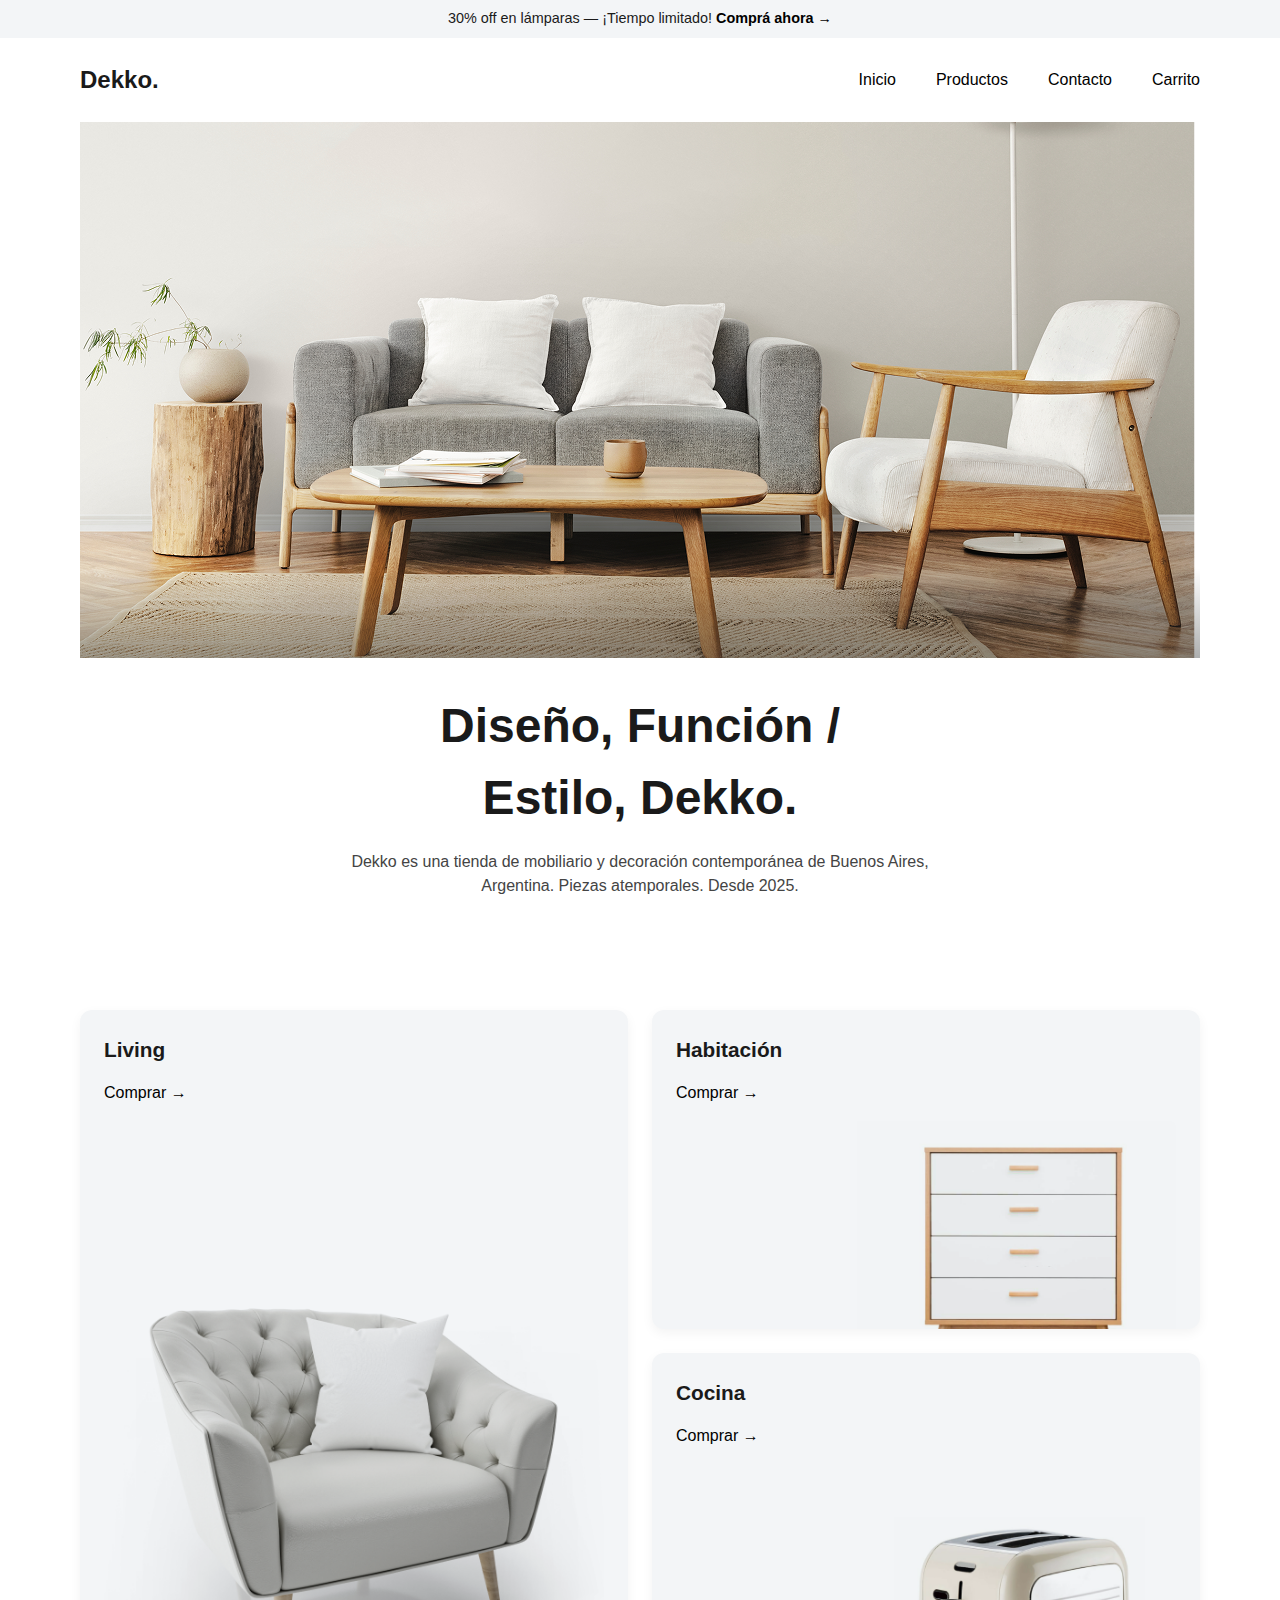
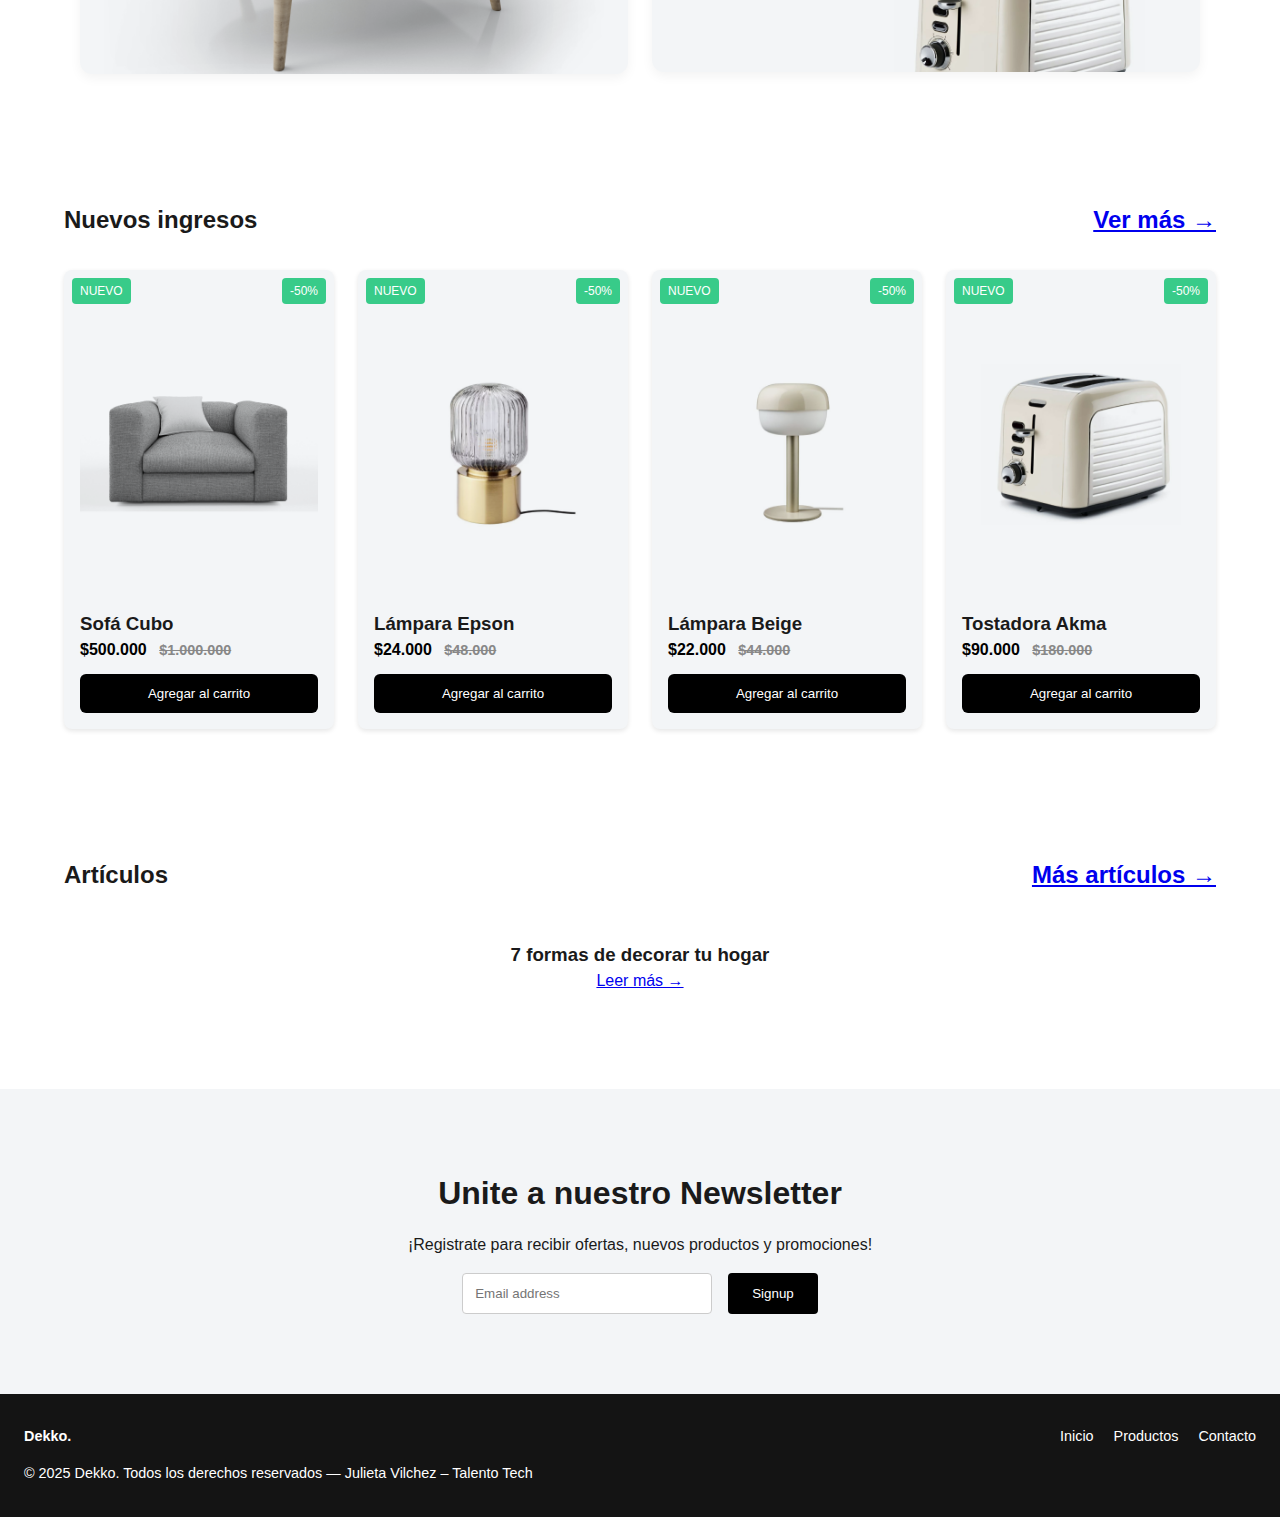
<file: index.html>
<!DOCTYPE html>
<html lang="es">
<head>
  <meta charset="UTF-8" />
  <meta name="viewport" content="width=device-width, initial-scale=1.0"/>
  <title>Dekko - Diseño Mobiliario</title>
  <link rel="stylesheet" href="styles/style.css">
  <link rel="dekko icon" href="img/logoDekko.png">
</head>
<body>
 <!-- header -->
 <header class="header">
  <div class="top-banner">
    <p>30% off en lámparas — ¡Tiempo limitado! <a href="Productos.html">Comprá ahora →</a></p>
  </div>

  <nav class="navbar">
    <div class="navbar-content">
      <div class="logo">Dekko.</div>
      <ul class="nav-links">
        <li><a href="index.html">Inicio</a></li>
        <li><a href="Productos.html">Productos</a></li>
        <li><a href="Contacto.html">Contacto</a></li>
        <li><a href="Carrito.html">Carrito</a></li>
      </ul>
    </div>
  </nav>
</header>

 <!-- hero -->
 <section class="hero">
  <div class="hero-image">
    <img src="img/heroImg1.png" alt="Sala de estar moderna con muebles Dekko" />
  </div>
  <div class="hero-content">
    <h1>Diseño, Función  /<br>Estilo, Dekko.</h1>
    <p>Dekko es una tienda de mobiliario y decoración contemporánea de Buenos Aires, Argentina. Piezas atemporales. Desde 2025.</p>
  </div>
</section>

 <!-- categorias -->

 <section class="categories">
  <div class="category living">
    <h2>Living</h2>
    <a href="Productos.html">Comprar →</a>
    <img src="img/livingImg.png" alt="Sillón gris" />
  </div>

  <div class="category-column">
    <div class="category habitacion">
      <h2>Habitación</h2>
      <a href="Productos.html">Comprar →</a>
      <img src="img/habitacionCard.png" alt="Cómoda de habitación" />
    </div>

    <div class="category cocina">
      <h2>Cocina</h2>
      <a href="#">Comprar →</a>
      <img src="img/cocinaCard.png" alt="Tostadora vintage color crema" />
    </div>
  </div>
</section>

<!-- ingresos -->
    <section class="nuevos-ingresos">
      <h2>Nuevos ingresos <a href="#">Ver más →</a></h2>
      <div class="product-grid">

        <!-- sofa -->
        <div class="product-card">
          <span class="label-new">NUEVO</span>
          <span class="discount">-50%</span>
          <img src="img/sofaCubo.png" alt="Sofá Cubo">
          <h3>Sofá Cubo</h3>
          <p class="price">$500.000 <span class="old-price">$1.000.000</span></p>
          <button>Agregar al carrito</button>
        </div>
        <!-- lampara epson -->
        <div class="product-card">
          <span class="label-new">NUEVO</span>
          <span class="discount">-50%</span>
          <img src="img/lampara.png" alt="Lámpara Epson">
          <h3>Lámpara Epson</h3>
          <p class="price">$24.000 <span class="old-price">$48.000</span></p>
          <button>Agregar al carrito</button>
        </div>
          <!-- lampara beige -->
        <div class="product-card">
          <span class="label-new">NUEVO</span>
          <span class="discount">-50%</span>
          <img src="img/lampara2.png" alt="Lámpara de mesa beige">
          <h3>Lámpara Beige</h3>
          <p class="price">$22.000 <span class="old-price">$44.000</span></p>
          <button>Agregar al carrito</button>
        </div>
          <!-- tostadora -->
        <div class="product-card">
          <span class="label-new">NUEVO</span>
          <span class="discount">-50%</span>
          <img src="img/tostadora.png" alt="Tostadora Akma">
          <h3>Tostadora Akma</h3>
          <p class="price">$90.000 <span class="old-price">$180.000</span></p>
          <button>Agregar al carrito</button>
        </div>
        <!-- agregar mas productos -->
         

      </div>
    </section>

    <section class="blog">
      <h2>Artículos <a href="#">Más artículos →</a></h2>
      <div class="blog-grid">
        <article>
          <!--<img src="img/decorarCocina.png" alt="">-->
          <h3>7 formas de decorar tu hogar</h3>
          <a href="#">Leer más →</a>
        </article> 
        <!-- agregar mas articulos -->
         
      </div>
    </section>

    <section class="newsletter">
      <h2>Unite a nuestro Newsletter</h2>
      <p>¡Registrate para recibir ofertas, nuevos productos y promociones!</p>
      <form>
        <input type="email" placeholder="Email address" />
        <button>Signup</button>
      </form>
    </section>
  </main>

  <footer>
    <div class="footer-content">
      <div class="footer-logo">Dekko.</div>
      <nav class="footer-nav">
        <a href="index.html">Inicio</a>
        <a href="Productos.html">Productos</a>
        <a href="Productos.html">Contacto</a>
      </nav>
    </div>
    <p>© 2025 Dekko. Todos los derechos reservados — Julieta Vilchez – Talento Tech</p>
  </footer>

</body>
</file>
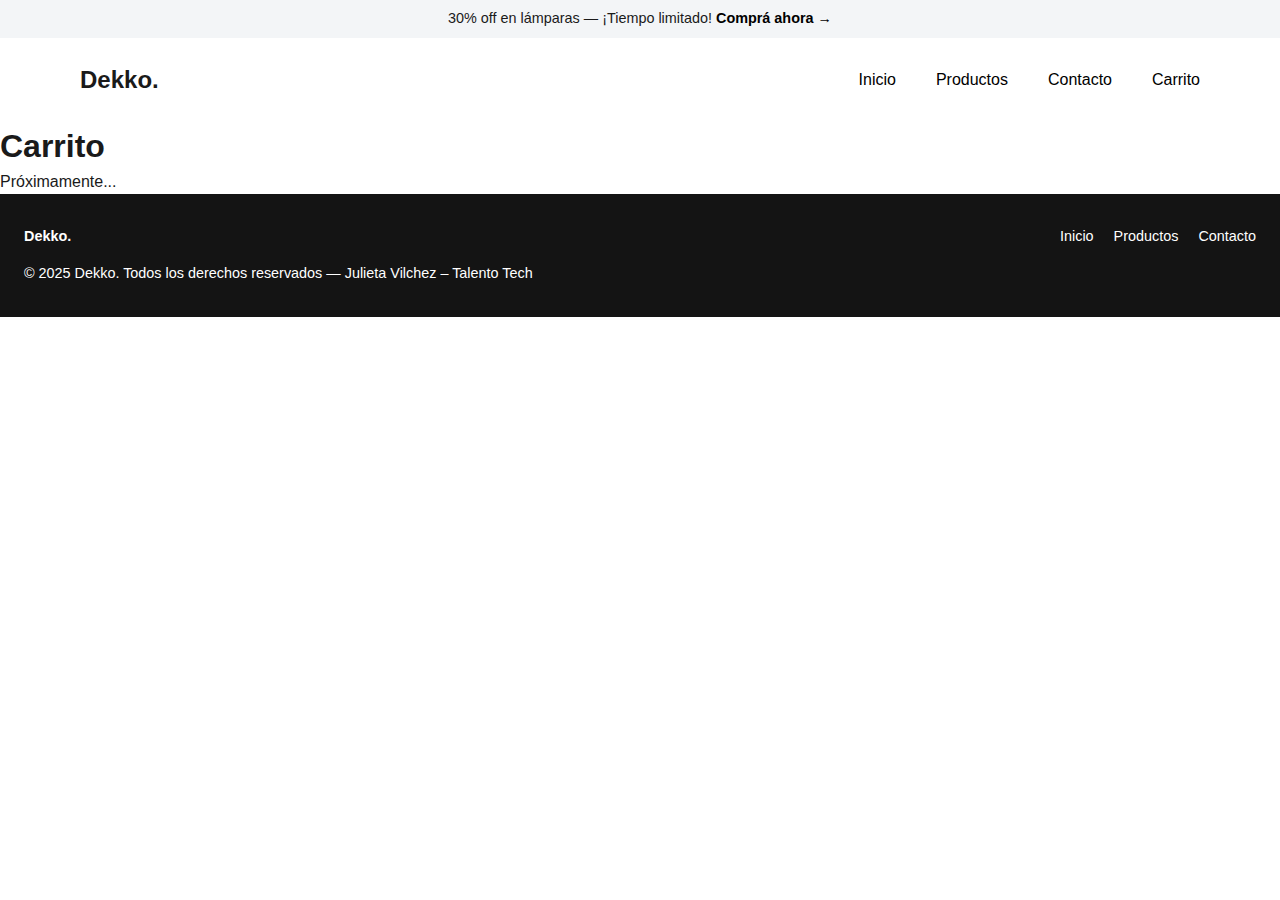
<file: Carrito.html>
<!DOCTYPE html>
<html lang="es">
<head>
  <meta charset="UTF-8">
  <meta name="viewport" content="width=device-width, initial-scale=1.0" />
  <title>Carrito - Dekko</title>
  <link rel="stylesheet" href="styles/style.css">
  <link rel="dekko icon" href="img/logoDekko.png">
</head>
<body>

  <!-- header -->
  <header class="header">
    <div class="top-banner">
      <p>30% off en lámparas — ¡Tiempo limitado! <a href="Productos.html">Comprá ahora →</a></p>
    </div>
    <nav class="navbar">
      <div class="navbar-content">
        <div class="logo">Dekko.</div>
        <ul class="nav-links">
          <li><a href="index.html">Inicio</a></li>
          <li><a href="Productos.html">Productos</a></li>
          <li><a href="Contacto.html">Contacto</a></li>
          <li><a href="Carrito.html">Carrito</a></li>
        </ul>
      </div>
    </nav>
  </header>

  <!-- contenido -->
  <main>
    <h1>Carrito</h1>
    <p>Próximamente...</p>
  </main>

  <!-- footer -->
  <footer>
    <div class="footer-content">
      <div class="footer-logo">Dekko.</div>
      <nav class="footer-nav">
        <a href="index.html">Inicio</a>
        <a href="Productos.html">Productos</a>
        <a href="Contacto.html">Contacto</a>
      </nav>
    </div>
    <p>© 2025 Dekko. Todos los derechos reservados — Julieta Vilchez – Talento Tech</p>
  </footer>

</body>
</html>
</file>
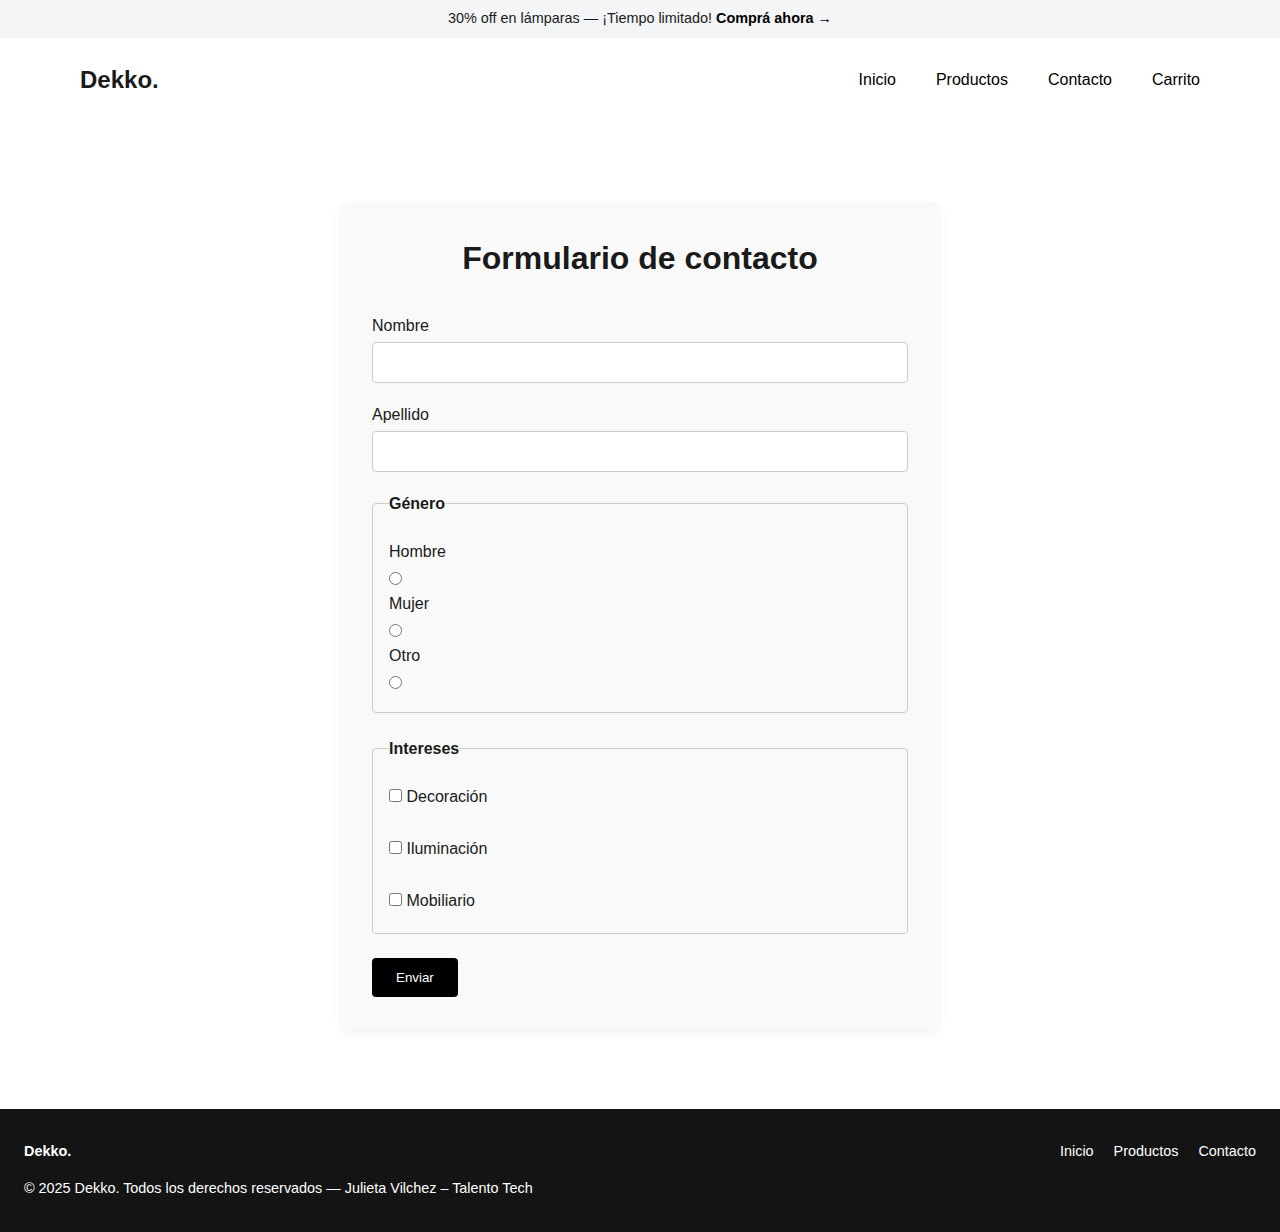
<file: Contacto.html>
<!DOCTYPE html>
<html lang="es">
<head>
  <meta charset="UTF-8">
  <meta name="viewport" content="width=device-width, initial-scale=1.0" />
  <title>Contacto - Dekko</title>
  <link rel="stylesheet" href="styles/style.css">
  <link rel="stylesheet" href="styles/contacto.css">
  <link rel="dekko icon" href="img/logoDekko.png">
</head>
<body>

  <!-- header -->
  <header class="header">
    <div class="top-banner">
      <p>30% off en lámparas — ¡Tiempo limitado! <a href="Productos.html">Comprá ahora →</a></p>
    </div>
    <nav class="navbar">
      <div class="navbar-content">
        <div class="logo">Dekko.</div>
        <ul class="nav-links">
          <li><a href="index.html">Inicio</a></li>
          <li><a href="Productos.html">Productos</a></li>
          <li><a href="Contacto.html">Contacto</a></li>
          <li><a href="Carrito.html">Carrito</a></li>
        </ul>
      </div>
    </nav>
  </header>

  <!-- formulario -->
  <main class="contacto-container">
    <h1>Formulario de contacto</h1>
    <form action="https://formspree.io/f/mnndqnjl" method="post" enctype="multipart/form-data">

      <label for="name">Nombre</label>
      <input type="text" id="name" name="name" required>

      <label for="last-name">Apellido</label>
      <input type="text" id="last-name" name="last-name" required>

      <fieldset>
        <legend>Género</legend>
        <label for="Hombre">Hombre</label>
        <input type="radio" id="Hombre" name="genero" value="Hombre">
        <label for="Mujer">Mujer</label>
        <input type="radio" id="Mujer" name="genero" value="Mujer">
        <label for="Otro">Otro</label>
        <input type="radio" id="Otro" name="genero" value="Otro">
      </fieldset>

      <fieldset>
        <legend>Intereses</legend>
        <label><input type="checkbox" name="interes" value="decoracion"> Decoración</label><br>
        <label><input type="checkbox" name="interes" value="iluminacion"> Iluminación</label><br>
        <label><input type="checkbox" name="interes" value="mobiliario"> Mobiliario</label>
      </fieldset>

      <button type="submit">Enviar</button>
    </form>
  </main>

  <!-- footer -->
  <footer>
    <div class="footer-content">
      <div class="footer-logo">Dekko.</div>
      <nav class="footer-nav">
        <a href="index.html">Inicio</a>
        <a href="Productos.html">Productos</a>
        <a href="Contacto.html">Contacto</a>
      </nav>
    </div>
    <p>© 2025 Dekko. Todos los derechos reservados — Julieta Vilchez – Talento Tech</p>
  </footer>

</body>
</html>
</file>
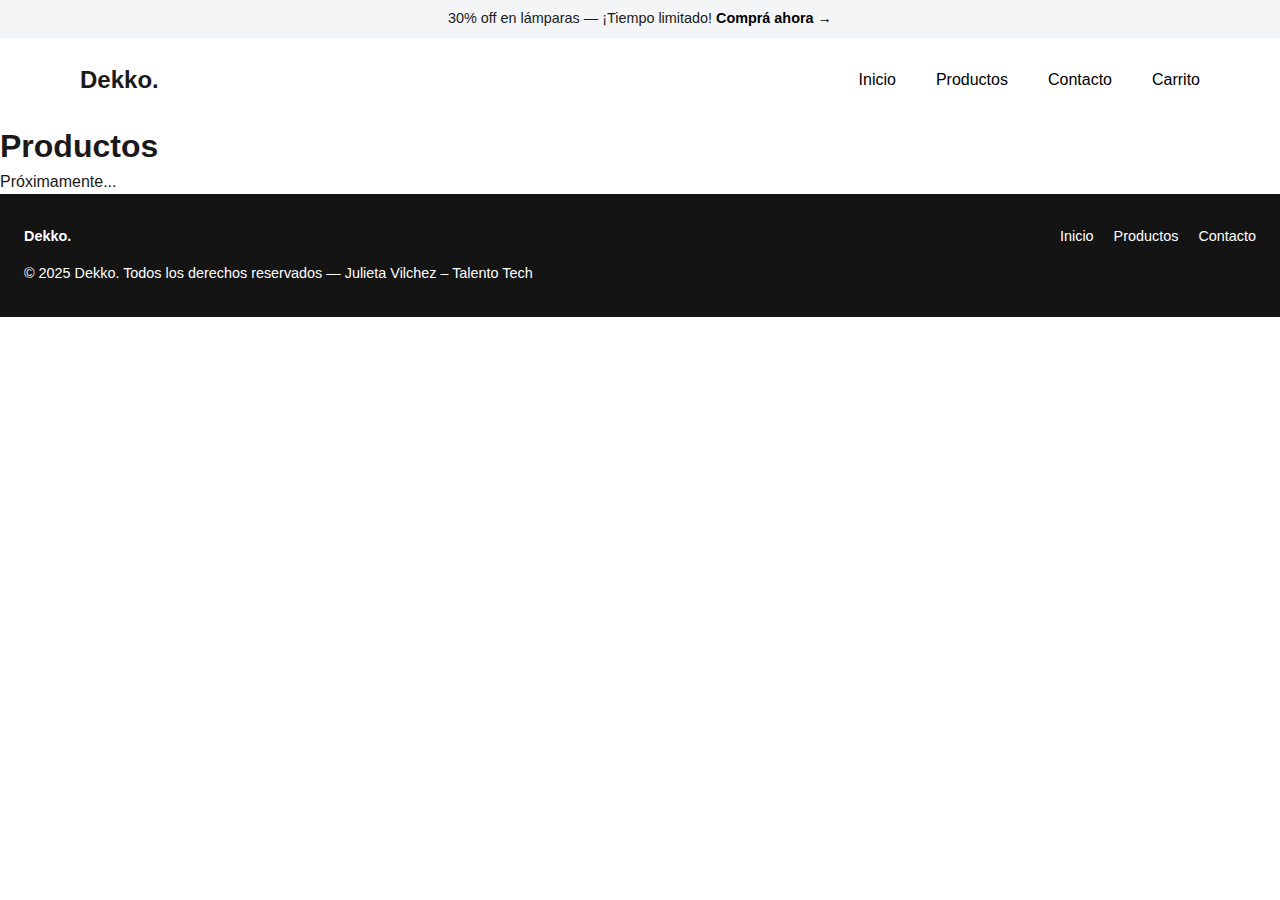
<file: Productos.html>
<!DOCTYPE html>
<html lang="es">
<head>
  <meta charset="UTF-8" />
  <meta name="viewport" content="width=device-width, initial-scale=1.0" />
  <title>Productos - Dekko</title>
  <link rel="stylesheet" href="styles/style.css">
  <link rel="dekko icon" href="img/logoDekko.png">
</head>
<body>

  <!-- header -->
  <header class="header">
    <div class="top-banner">
      <p>30% off en lámparas — ¡Tiempo limitado! <a href="Productos.html">Comprá ahora →</a></p>
    </div>
    <nav class="navbar">
      <div class="navbar-content">
        <div class="logo">Dekko.</div>
        <ul class="nav-links">
          <li><a href="index.html">Inicio</a></li>
          <li><a href="Productos.html">Productos</a></li>
          <li><a href="Contacto.html">Contacto</a></li>
          <li><a href="Carrito.html">Carrito</a></li>
        </ul>
      </div>
    </nav>
  </header>

  <!-- contenido -->
  <main>
    <h1>Productos</h1>
    <p>Próximamente...</p>
  </main>

  <!-- footer -->
  <footer>
    <div class="footer-content">
      <div class="footer-logo">Dekko.</div>
      <nav class="footer-nav">
        <a href="index.html">Inicio</a>
        <a href="Productos.html">Productos</a>
        <a href="Contacto.html">Contacto</a>
      </nav>
    </div>
    <p>© 2025 Dekko. Todos los derechos reservados — Julieta Vilchez – Talento Tech</p>
  </footer>

</body>
</html>
</file>
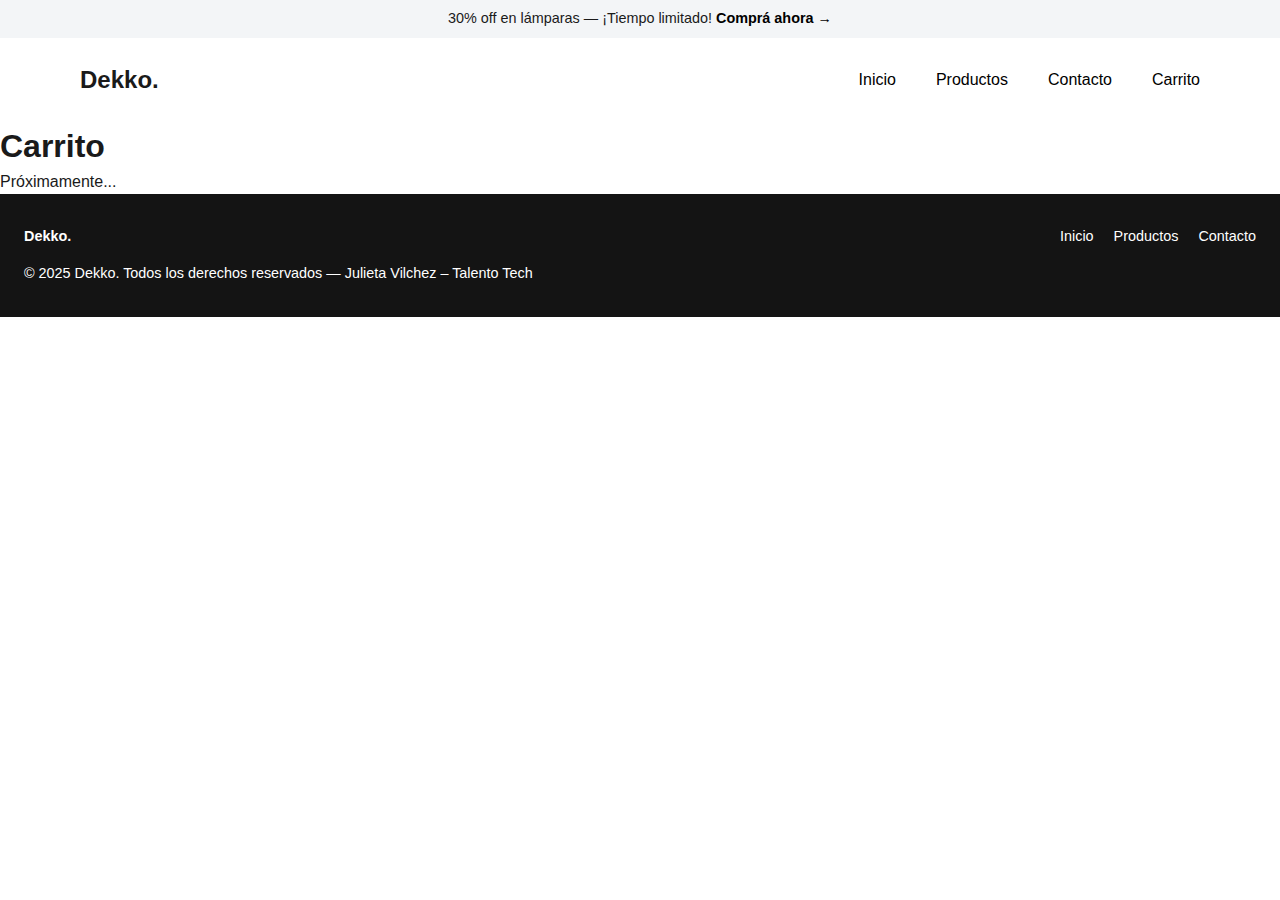
<file: FrontEndJS/Carrito.html>
<!DOCTYPE html>
<html lang="es">
<head>
  <meta charset="UTF-8">
  <meta name="viewport" content="width=device-width, initial-scale=1.0" />
  <title>Carrito - Dekko</title>
  <link rel="stylesheet" href="Styles/style.css">
  <link rel="Dekko icon" href="img/logoDekko.png">
</head>
<body>

  <!-- header -->
  <header class="header">
    <div class="top-banner">
      <p>30% off en lámparas — ¡Tiempo limitado! <a href="Productos.html">Comprá ahora →</a></p>
    </div>
    <nav class="navbar">
      <div class="navbar-content">
        <div class="logo">Dekko.</div>
        <ul class="nav-links">
          <li><a href="index.html">Inicio</a></li>
          <li><a href="Productos.html">Productos</a></li>
          <li><a href="Contacto.html">Contacto</a></li>
          <li><a href="Carrito.html">Carrito</a></li>
        </ul>
      </div>
    </nav>
  </header>

  <!-- contenido -->
  <main>
    <h1>Carrito</h1>
    <p>Próximamente...</p>
  </main>

  <!-- footer -->
  <footer>
    <div class="footer-content">
      <div class="footer-logo">Dekko.</div>
      <nav class="footer-nav">
        <a href="index.html">Inicio</a>
        <a href="Productos.html">Productos</a>
        <a href="Contacto.html">Contacto</a>
      </nav>
    </div>
    <p>© 2025 Dekko. Todos los derechos reservados — Julieta Vilchez – Talento Tech</p>
  </footer>

</body>
</html>
</file>
<file: styles/style.css>
* {
  margin: 0;
  padding: 0;
  box-sizing: border-box;
}

:root {
  --primary: #000000;
  --accent: #4CAF50;
  --background: #ffffff;
  --text: #1a1a1a;
  --gray: #f3f5f7;
  --discount: #00c853;
}

body {
  font-family: 'Arial', sans-serif;
  background-color: white;
  color: var(--text);
  line-height: 1.5;
}

/* header */
.top-banner {
  background-color: #F3F5F7;
  text-align: center;
  padding: 0.5rem;
  font-size: 0.9rem;
}

.top-banner a {
  color: black;
  font-weight: bold;
  text-decoration: none;
}

/* nav bar */
.navbar {
  padding: 1.5rem 1.5rem;
  background-color: #ffffff;
}

.navbar-content {
  display: flex;
  justify-content: space-between;
  align-items: center;
  max-width: 1120px;
  margin: 0 auto;
}

.logo {
  font-size: 1.5rem;
  font-weight: bold;
}

.nav-links {
  list-style: none;
  display: flex;
  gap: 2.5rem;
}

.nav-links a {
  text-decoration: none;
  color: black;
  font-weight: 500;
}

/* hero */
.hero {
  display: flex;
  flex-direction: column;
  align-items: center;
  text-align: center;
  padding: 0;
}

.hero img {
  width: 100%;
  max-height: 540px;
  object-fit: cover;
  display: block;
}

.hero-content {
  text-align: center;
  padding: 2rem 1.5rem;
}

.hero-content h1 {
  font-size: 3rem;
  font-weight: 700;
  margin-bottom: 1rem;
}

.hero-content p {
  max-width: 600px;
  font-size: 1rem;
  color: #444;
  margin: 0 auto;
}

/* categorias */
.categories {
  display: flex;
  flex-wrap: wrap;
  gap: 24px;
  padding: 80px 1.5rem;
  justify-content: center;
  max-width: 1200px;
  margin: 0 auto;
}

.category-column {
  display: flex;
  flex-direction: column;
  gap: 24px;
}

/* cards */
.category {
  background-color: #F3F5F7;
  border-radius: 12px;
  box-shadow: 0 4px 12px rgba(0, 0, 0, 0.05);
  padding: 1.5rem;
  display: flex;
  flex-direction: column;
  gap: 1rem;
  width: 100%;
  max-width: 548px;
  text-align: left;
  overflow: hidden;
}

.category.living {
  height: 664px;
}

.category.habitacion,
.category.cocina {
  height: 319px;
  justify-content: space-between;
}

.category img {
  width: 100%;
  height: auto;
  object-fit: cover;
  border-radius: 8px;
}

.category h2 {
  font-size: 1.3rem;
  margin: 0;
}

.category a {
  text-decoration: none;
  color: black;
  font-weight: 500;
}

/* ingresos */
.nuevos-ingresos {
  padding: 48px 1.5rem;
  max-width: 1200px;
  margin: 0 auto;
}

.nuevos-ingresos h2 {
  display: flex;
  justify-content: space-between;
  align-items: center;
  font-size: 1.5rem;
  margin-bottom: 2rem;
}

.product-grid {
  display: grid;
  grid-template-columns: repeat(auto-fit, minmax(240px, 1fr));
  gap: 24px;
}

.product-card {
  background-color: #F3F5F7;
  padding: 1rem;
  border-radius: 8px;
  box-shadow: 0 2px 5px rgba(0, 0, 0, 0.1);
  width: 100%;
  position: relative;
}

.product-card img {
  width: 100%;
  border-radius: 0.5rem;
}

.label-new, .discount {
  position: absolute;
  top: 8px;
  left: 8px;
  background: #38CB89;
  color: white;
  padding: 0.25rem 0.5rem;
  font-size: 0.75rem;
  border-radius: 4px;
}

.discount {
  top: 8px;
  right: 8px;
  left: auto;
}

.price {
  color: black;
  font-weight: bold;
}

.old-price {
  text-decoration: line-through;
  font-size: 0.9rem;
  color: #888;
  margin-left: 0.5rem;
}

.product-card button {
  margin-top: 0.75rem;
  width: 100%;
  padding: 0.75rem;
  background: black;
  color: white;
  border: none;
  border-radius: 6px;
  cursor: pointer;
  transition: background-color 0.3s ease;
}

.product-card button:hover {
  background-color: #333;
}

/* blog */
.blog {
  padding: 80px 1.5rem;
  max-width: 1200px;
  margin: 0 auto;
}

.blog h2 {
  display: flex;
  justify-content: space-between;
  align-items: center;
  margin-bottom: 2rem;
}

.blog-grid {
  display: flex;
  gap: 40px;
  flex-wrap: wrap;
}

.blog-grid article {
  flex: 1 1 100%;
  background-color: #fff;
  padding: 1rem;
  border-radius: 8px;
  text-align: center;
}

.blog-grid article img {
  width: 100%;
  border-radius: 6px;
}

/* newsletter */
.newsletter {
  display: flex;
  flex-direction: column;
  align-items: center;
  padding: 80px 1.5rem;
  background-color: #F3F5F7;
  text-align: center;
}

.newsletter h2 {
  font-size: 2rem;
  margin-bottom: 1rem;
}

.newsletter p {
  margin-bottom: 1rem;
  max-width: 500px;
}

.newsletter form {
  display: flex;
  gap: 1rem;
  justify-content: center;
  flex-wrap: wrap;
}

.newsletter input {
  padding: 0.75rem;
  width: 250px;
  border: 1px solid #ccc;
  border-radius: 4px;
}

.newsletter button {
  padding: 0.75rem 1.5rem;
  background-color: black;
  color: white;
  border: none;
  border-radius: 4px;
  cursor: pointer;
  transition: background-color 0.3s ease;
}

.newsletter button:hover {
  background-color: #333;

}

/* footer */
footer {
  background-color: #141414;
  color: white;
  padding: 2rem 1.5rem;
  font-size: 0.9rem;
}

.footer-content {
  display: flex;
  justify-content: space-between;
  margin-bottom: 1rem;
  flex-wrap: wrap;
}

.footer-logo {
  font-weight: bold;
}

.footer-nav a {
  color: white;
  margin-left: 1rem;
  text-decoration: none;
  transition: color 0.3s ease;
}

.footer-nav a:hover {
  text-decoration: underline;
  color: gray;
}


@media (max-width: 768px) {
  .navbar-content {
    flex-direction: column;
    gap: 1rem;
    align-items: center;
  }
  .nav-links {
    flex-direction: column;
    gap: 0.5rem;
  }
  .hero-content h1 {
    font-size: 2.2rem;
  }
  .product-grid {
    grid-template-columns: 1fr;
  }
}
</file>
<file: styles/contacto.css>
.contacto-container {
    max-width: 600px;
    margin: 80px auto;
    padding: 2rem;
    background-color: #f9f9f9;
    border-radius: 8px;
    box-shadow: 0 4px 10px rgba(0,0,0,0.05);
  }
  
  .contacto-container h1 {
    text-align: center;
    margin-bottom: 2rem;
  }
  
  form label {
    display: block;
    margin-bottom: 0.25rem;
    font-weight: 500;
  }
  
  form input[type="text"],
  form input[type="email"],
  form input[type="file"] {
    width: 100%;
    padding: 0.75rem;
    margin-bottom: 1.25rem;
    border: 1px solid #ccc;
    border-radius: 4px;
  }
  
  form fieldset {
    margin-bottom: 1.5rem;
    padding: 1rem;
    border: 1px solid #ccc;
    border-radius: 4px;
  }
  
  form legend {
    font-weight: bold;
    margin-bottom: 0.5rem;
  }
  
  form label[for="Hombre"],
  form label[for="Mujer"],
  form label[for="Otro"] {
    margin-right: 1rem;
  }
  
  form button {
    padding: 0.75rem 1.5rem;
    background-color: var(--primary);
    color: white;
    border: none;
    border-radius: 4px;
    cursor: pointer;
  }
  
  form button:hover {
    background-color: #333;
  }
</file>
<file: FrontEndJS/Styles/style.css>
* {
  margin: 0;
  padding: 0;
  box-sizing: border-box;
}

:root {
  --primary: #000000;
  --accent: #4CAF50;
  --background: #ffffff;
  --text: #1a1a1a;
  --gray: #f3f5f7;
  --discount: #00c853;
}

body {
  font-family: 'Arial', sans-serif;
  background-color: white;
  color: var(--text);
  line-height: 1.5;
}

/* header */
.top-banner {
  background-color: #F3F5F7;
  text-align: center;
  padding: 0.5rem;
  font-size: 0.9rem;
}

.top-banner a {
  color: black;
  font-weight: bold;
  text-decoration: none;
}

/* nav bar */
.navbar {
  padding: 1.5rem 1.5rem;
  background-color: #ffffff;
}

.navbar-content {
  display: flex;
  justify-content: space-between;
  align-items: center;
  max-width: 1120px;
  margin: 0 auto;
}

.logo {
  font-size: 1.5rem;
  font-weight: bold;
}

.nav-links {
  list-style: none;
  display: flex;
  gap: 2.5rem;
}

.nav-links a {
  text-decoration: none;
  color: black;
  font-weight: 500;
}

/* hero */
.hero {
  display: flex;
  flex-direction: column;
  align-items: center;
  text-align: center;
  padding: 0;
}

.hero img {
  width: 100%;
  max-height: 540px;
  object-fit: cover;
  display: block;
}

.hero-content {
  text-align: center;
  padding: 2rem 1.5rem;
}

.hero-content h1 {
  font-size: 3rem;
  font-weight: 700;
  margin-bottom: 1rem;
}

.hero-content p {
  max-width: 600px;
  font-size: 1rem;
  color: #444;
  margin: 0 auto;
}

/* categorias */
.categories {
  display: flex;
  flex-wrap: wrap;
  gap: 24px;
  padding: 80px 1.5rem;
  justify-content: center;
  max-width: 1200px;
  margin: 0 auto;
}

.category-column {
  display: flex;
  flex-direction: column;
  gap: 24px;
}

/* cards */
.category {
  background-color: #F3F5F7;
  border-radius: 12px;
  box-shadow: 0 4px 12px rgba(0, 0, 0, 0.05);
  padding: 1.5rem;
  display: flex;
  flex-direction: column;
  gap: 1rem;
  width: 100%;
  max-width: 548px;
  text-align: left;
  overflow: hidden;
}

.category.living {
  height: 664px;
}

.category.habitacion,
.category.cocina {
  height: 319px;
  justify-content: space-between;
}

.category img {
  width: 100%;
  height: auto;
  object-fit: cover;
  border-radius: 8px;
}

.category h2 {
  font-size: 1.3rem;
  margin: 0;
}

.category a {
  text-decoration: none;
  color: black;
  font-weight: 500;
}

/* ingresos */
.nuevos-ingresos {
  padding: 48px 1.5rem;
  max-width: 1200px;
  margin: 0 auto;
}

.nuevos-ingresos h2 {
  display: flex;
  justify-content: space-between;
  align-items: center;
  font-size: 1.5rem;
  margin-bottom: 2rem;
}

.product-grid {
  display: grid;
  grid-template-columns: repeat(auto-fit, minmax(240px, 1fr));
  gap: 24px;
}

.product-card {
  background-color: #F3F5F7;
  padding: 1rem;
  border-radius: 8px;
  box-shadow: 0 2px 5px rgba(0, 0, 0, 0.1);
  width: 100%;
  position: relative;
}

.product-card img {
  width: 100%;
  border-radius: 0.5rem;
}

.label-new, .discount {
  position: absolute;
  top: 8px;
  left: 8px;
  background: #38CB89;
  color: white;
  padding: 0.25rem 0.5rem;
  font-size: 0.75rem;
  border-radius: 4px;
}

.discount {
  top: 8px;
  right: 8px;
  left: auto;
}

.price {
  color: black;
  font-weight: bold;
}

.old-price {
  text-decoration: line-through;
  font-size: 0.9rem;
  color: #888;
  margin-left: 0.5rem;
}

.product-card button {
  margin-top: 0.75rem;
  width: 100%;
  padding: 0.75rem;
  background: black;
  color: white;
  border: none;
  border-radius: 6px;
  cursor: pointer;
  transition: background-color 0.3s ease;
}

.product-card button:hover {
  background-color: #333;
}

/* blog */
.blog {
  padding: 80px 1.5rem;
  max-width: 1200px;
  margin: 0 auto;
}

.blog h2 {
  display: flex;
  justify-content: space-between;
  align-items: center;
  margin-bottom: 2rem;
}

.blog-grid {
  display: flex;
  gap: 40px;
  flex-wrap: wrap;
}

.blog-grid article {
  flex: 1 1 100%;
  background-color: #fff;
  padding: 1rem;
  border-radius: 8px;
  text-align: center;
}

.blog-grid article img {
  width: 100%;
  border-radius: 6px;
}

/* newsletter */
.newsletter {
  display: flex;
  flex-direction: column;
  align-items: center;
  padding: 80px 1.5rem;
  background-color: #F3F5F7;
  text-align: center;
}

.newsletter h2 {
  font-size: 2rem;
  margin-bottom: 1rem;
}

.newsletter p {
  margin-bottom: 1rem;
  max-width: 500px;
}

.newsletter form {
  display: flex;
  gap: 1rem;
  justify-content: center;
  flex-wrap: wrap;
}

.newsletter input {
  padding: 0.75rem;
  width: 250px;
  border: 1px solid #ccc;
  border-radius: 4px;
}

.newsletter button {
  padding: 0.75rem 1.5rem;
  background-color: black;
  color: white;
  border: none;
  border-radius: 4px;
  cursor: pointer;
  transition: background-color 0.3s ease;
}

.newsletter button:hover {
  background-color: #333;

}

/* footer */
footer {
  background-color: #141414;
  color: white;
  padding: 2rem 1.5rem;
  font-size: 0.9rem;
}

.footer-content {
  display: flex;
  justify-content: space-between;
  margin-bottom: 1rem;
  flex-wrap: wrap;
}

.footer-logo {
  font-weight: bold;
}

.footer-nav a {
  color: white;
  margin-left: 1rem;
  text-decoration: none;
  transition: color 0.3s ease;
}

.footer-nav a:hover {
  text-decoration: underline;
  color: gray;
}


@media (max-width: 768px) {
  .navbar-content {
    flex-direction: column;
    gap: 1rem;
    align-items: center;
  }
  .nav-links {
    flex-direction: column;
    gap: 0.5rem;
  }
  .hero-content h1 {
    font-size: 2.2rem;
  }
  .product-grid {
    grid-template-columns: 1fr;
  }
}
</file>
